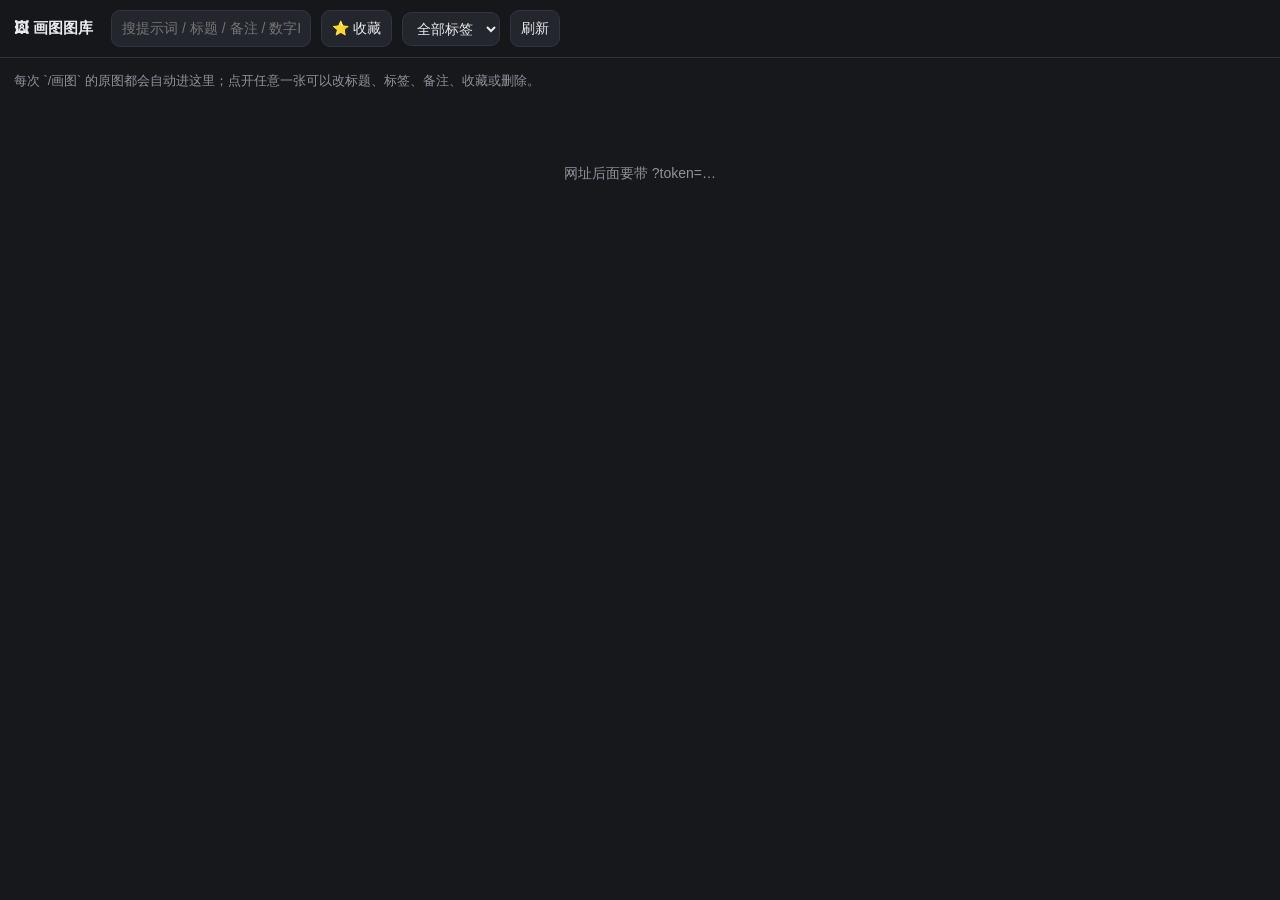
<file: server/static/drawlib.html>
<!DOCTYPE html>
<html lang="zh-CN">
<head>
<meta charset="utf-8">
<meta name="viewport" content="width=device-width, initial-scale=1, viewport-fit=cover">
<title>画图图库 · 肥鱼控制台</title>
<style>
  :root{
    --bg:#16181c; --panel:#1d2025; --card:#23262c; --hover:#2b2f36;
    --line:#31353d; --txt:#e9eaec; --sub:#8d939c;
    --accent:#4a7bff; --accent-soft:#25324f; --good:#4fbf7f; --bad:#e0605f; --warn:#e0a44f;
  }
  *{box-sizing:border-box;-webkit-tap-highlight-color:transparent}
  html,body{margin:0;height:100%}
  body{background:var(--bg);color:var(--txt);font:14px/1.5 -apple-system,"Segoe UI","PingFang SC","Microsoft Yahei",sans-serif}
  header{position:sticky;top:0;z-index:20;background:rgba(22,24,28,.94);backdrop-filter:blur(8px);
    border-bottom:1px solid var(--line);padding:10px 14px;display:flex;gap:10px;align-items:center;flex-wrap:wrap}
  header h1{font-size:15px;margin:0 8px 0 0;font-weight:600}
  header .sp{flex:1}
  input,button,select,textarea{font:inherit;color:var(--txt);background:var(--card);
    border:1px solid var(--line);border-radius:9px;padding:7px 10px;outline:none}
  input:focus,textarea:focus{border-color:var(--accent)}
  button{cursor:pointer}
  button:hover{background:var(--hover)}
  button.pri{background:var(--accent);border-color:var(--accent);color:#fff}
  button.pri:hover{filter:brightness(1.1)}
  button.danger{color:var(--bad);border-color:#4a2b2c}
  button.on{background:var(--accent-soft);border-color:var(--accent);color:#cfe0ff}
  #q{width:200px}
  .wrap{padding:14px;padding-bottom:60px}
  .meta{color:var(--sub);font-size:12.5px;margin:0 0 12px}
  .grid{display:grid;gap:12px;grid-template-columns:repeat(auto-fill,minmax(190px,1fr))}
  .card{background:var(--card);border:1px solid var(--line);border-radius:13px;overflow:hidden;
    cursor:pointer;transition:.15s;position:relative;display:flex;flex-direction:column}
  .card:hover{transform:translateY(-2px);border-color:#48505c}
  .card .th{aspect-ratio:1/1;background:#0f1114;display:flex;align-items:center;justify-content:center;overflow:hidden}
  .card .th img{width:100%;height:100%;object-fit:cover;display:block}
  .card .th .ph{color:var(--sub);font-size:12px}
  .card .in{padding:8px 9px 9px}
  .card .tt{font-size:13px;font-weight:600;white-space:nowrap;overflow:hidden;text-overflow:ellipsis}
  .card .sb{color:var(--sub);font-size:11.5px;margin-top:3px;display:flex;gap:6px;flex-wrap:wrap}
  .card .tg{display:flex;gap:4px;flex-wrap:wrap;margin-top:6px}
  .tg span{font-size:11px;background:#2b3038;color:#aeb6c2;border-radius:6px;padding:1px 6px}
  .fav{position:absolute;top:7px;right:8px;font-size:15px;filter:drop-shadow(0 1px 2px #000)}
  .empty{color:var(--sub);text-align:center;padding:60px 10px}
  /* 大图弹层 */
  #ov{position:fixed;inset:0;background:rgba(8,9,11,.9);display:none;z-index:50;overflow:auto;padding:18px}
  #ov.on{display:block}
  .sheet{max-width:1000px;margin:0 auto;background:var(--panel);border:1px solid var(--line);
    border-radius:16px;overflow:hidden;display:grid;grid-template-columns:minmax(0,1.15fr) minmax(0,1fr)}
  @media (max-width:820px){ .sheet{grid-template-columns:1fr} }
  .sheet .big{background:#0b0c0e;display:flex;align-items:center;justify-content:center;min-height:220px}
  .sheet .big img{max-width:100%;max-height:78vh;display:block}
  .side{padding:14px 16px 18px;display:flex;flex-direction:column;gap:10px}
  .side label{font-size:12px;color:var(--sub)}
  .side input,.side textarea{width:100%}
  .side textarea{min-height:74px;resize:vertical}
  .kv{font-size:12px;color:var(--sub);line-height:1.7;word-break:break-all}
  .kv b{color:#b9c0cb;font-weight:600}
  .row{display:flex;gap:8px;align-items:center}
  .row.end{justify-content:flex-end}
  #toast{position:fixed;left:50%;bottom:26px;transform:translateX(-50%);background:#2b3038;
    color:#fff;padding:9px 16px;border-radius:10px;border:1px solid var(--line);opacity:0;
    transition:.2s;pointer-events:none;z-index:99;font-size:13px}
  #toast.on{opacity:1}
  ::-webkit-scrollbar{width:10px;height:10px}
  ::-webkit-scrollbar-thumb{background:#343a43;border-radius:6px}
</style>
</head>
<body>
<header>
  <h1>🖼 画图图库</h1>
  <input id="q" placeholder="搜提示词 / 标题 / 备注 / 数字ID" oninput="debounce()">
  <button id="favBtn" onclick="toggleFav()">⭐ 收藏</button>
  <select id="tagSel" onchange="reload()"><option value="">全部标签</option></select>
  <button onclick="reload()">刷新</button>
  <span class="sp"></span>
  <span class="meta" id="cnt" style="margin:0"></span>
</header>

<div class="wrap">
  <div class="meta">每次 `/画图` 的原图都会自动进这里；点开任意一张可以改标题、标签、备注、收藏或删除。</div>
  <div class="grid" id="grid"></div>
  <div class="empty" id="empty" style="display:none"></div>
</div>

<div id="ov">
  <div class="sheet">
    <div class="big"><img id="bigImg" alt=""></div>
    <div class="side">
      <div id="kv" class="kv"></div>
      <div><label>标题</label><input id="fTitle" placeholder="给这张起个名字"></div>
      <div><label>标签（逗号分隔）</label><input id="fTags" placeholder="白毛, 泳装, 脱衣"></div>
      <div><label>备注</label><textarea id="fNote" placeholder="想记什么就写什么"></textarea></div>
      <div class="row">
        <button class="pri" onclick="save()">保存</button>
        <button id="favToggle" onclick="toggleFavCur()">⭐ 收藏</button>
        <button onclick="dl()">下载原图</button>
        <span class="sp" style="flex:1"></span>
        <button class="danger" onclick="del()">删除</button>
      </div>
      <div class="row end"><button onclick="closeOv()">关闭</button></div>
    </div>
  </div>
</div>
<div id="toast"></div>

<script>
const TOKEN = new URLSearchParams(location.search).get('token') || '';
const $ = id => document.getElementById(id);
let CUR = null, ITEMS = [], FAV_ONLY = false;
// 2026-11-11：计数和"缺缩略图重试次数"提到外面 —— 以前删一张图/加星都整页 reload()，
// 200 张图重下一遍，用户看到的就是"怎么每次删图都要重新加载"。
let LAST_ALL = 0, LAST_TOTAL = 0, THUMB_TRIES = 0;
function paintCnt(){ $('cnt').textContent = '共 ' + LAST_ALL + ' 张 / 筛出 ' + LAST_TOTAL + ' 张'; }
function cardEl(id){ return [...document.querySelectorAll('#grid .card')].find(e=>e.dataset.id===id); }
/** 只把这一张从列表里拿掉，别的格子原样不动（不重新请求、不重下缩略图）。 */
function dropCard(id){
  const el = cardEl(id);
  if(el) el.remove();
  ITEMS = ITEMS.filter(x=>x.id!==id);
  if(!ITEMS.length){ render(); }
}
/** 改标题/标签后，就地更新那一个格子。 */
function updateCard(it){
  const el = cardEl(it.id); if(!el) return;
  const t = it.title || (it.user_want || it.prompt || '').slice(0,18) || it.id;
  const tt = el.querySelector('.tt'); if(tt) tt.textContent = t;
  const tg = el.querySelector('.tg');
  if(tg) tg.innerHTML = (it.tags||[]).slice(0,4).map(x=>'<span>'+esc(x)+'</span>').join('');
}

function toast(t){ const el=$('toast'); el.textContent=t; el.classList.add('on');
  clearTimeout(el._t); el._t=setTimeout(()=>el.classList.remove('on'),1600); }
function esc(s){ return (s==null?'':String(s)).replace(/[&<>"]/g, c=>({'&':'&amp;','<':'&lt;','>':'&gt;','"':'&quot;'}[c])); }
let _dt=null; function debounce(){ clearTimeout(_dt); _dt=setTimeout(reload, 280); }

async function api(p, opt){
  const u = p + (p.includes('?')?'&':'?') + 'token=' + encodeURIComponent(TOKEN);
  const r = await fetch(u, opt || {cache:'no-store'});
  if (r.status === 401) throw new Error('token 不对');
  return r;
}

async function reload(){
  if(!TOKEN){ $('empty').style.display='block'; $('empty').textContent='网址后面要带 ?token=…'; return; }
  const q = encodeURIComponent($('q').value.trim());
  const tag = encodeURIComponent($('tagSel').value || '');
  let j;
  try{
    const r = await api('/api/drawlib?limit=200&q='+q+'&tag='+tag+(FAV_ONLY?'&fav=1':''));
    j = await r.json();
  }catch(e){ toast(e.message); return; }
  ITEMS = j.items || [];
  LAST_ALL = j.all||0; LAST_TOTAL = j.total||0;
  paintCnt();
  // 标签下拉（保留当前选择）
  const sel = $('tagSel'), cur = sel.value;
  sel.innerHTML = '<option value="">全部标签</option>' +
    (j.tags||[]).map(([t,n])=>'<option value="'+esc(t)+'">'+esc(t)+' ('+n+')</option>').join('');
  sel.value = cur;
  render();
}

function render(){
  const g = $('grid'), em = $('empty');
  if(!ITEMS.length){ g.innerHTML=''; em.style.display='block'; em.textContent='还没有画过图，或者没有匹配的。'; return; }
  em.style.display='none';
  g.innerHTML = ITEMS.map(it=>{
    const t = it.title || (it.user_want || it.prompt || '').slice(0,18) || it.id;
    const tags = (it.tags||[]).slice(0,4).map(t=>'<span>'+esc(t)+'</span>').join('');
    const th = it.have_thumb
      ? '<img loading="lazy" src="/api/drawlib/thumb?id='+encodeURIComponent(it.id)+'&token='+encodeURIComponent(TOKEN)+'">'
      : '<div class="ph">生成缩略图…</div>';
    return '<div class="card" data-id="'+esc(it.id)+'" onclick="open1(\''+esc(it.id)+'\')">'+
      (it.fav?'<div class="fav">⭐</div>':'')+
      '<div class="th">'+th+'</div><div class="in">'+
      '<div class="tt">'+esc(t)+'</div>'+
      '<div class="sb"><span>'+esc((it.at||'').slice(5,16))+'</span>'+
      (it.style?'<span>'+esc(it.style)+'</span>':'')+
      (it.nsfw?'<span style="color:#e0a44f">NSFW</span>':'')+'</div>'+
      (tags?'<div class="tg">'+tags+'</div>':'')+
      '</div></div>';
  }).join('');
  // 没缩略图的：**只给缺的那几张补图**（最多重试 3 轮），不再整页 reload
  THUMB_TRIES = 0;
  retryThumbs();
}

function retryThumbs(){
  const miss = ITEMS.filter(it=>!it.have_thumb);
  if(!miss.length || THUMB_TRIES >= 3) return;
  THUMB_TRIES++;
  setTimeout(function(){
    miss.forEach(function(it){
      const el = cardEl(it.id); if(!el) return;
      const th = el.querySelector('.th'); if(!th || !th.querySelector('.ph')) return;
      th.innerHTML = '<img loading="lazy" src="/api/drawlib/thumb?id=' +
        encodeURIComponent(it.id) + '&token=' + encodeURIComponent(TOKEN) +
        '&t=' + Date.now() + '">';
    });
    retryThumbs();
  }, 1500 * THUMB_TRIES);
}

function open1(id){
  const it = ITEMS.find(x=>x.id===id); if(!it) return;
  CUR = it;
  $('bigImg').src = '/api/drawlib/img?id='+encodeURIComponent(id)+'&token='+encodeURIComponent(TOKEN);
  $('fTitle').value = it.title || '';
  $('fTags').value = (it.tags||[]).join(', ');
  $('fNote').value = it.note || '';
  $('kv').innerHTML =
    '<b>ID</b> '+esc(it.id)+'<br>'+
    '<b>时间</b> '+esc(it.at||'')+'<br>'+
    '<b>画风</b> '+esc(it.style||'-')+' · <b>尺寸</b> '+esc(it.size||'-')+
      ' · <b>耗时</b> '+(it.cost_s?it.cost_s+'s':'-')+'<br>'+
    '<b>模型</b> '+esc(it.model||'-')+' · <b>方式</b> '+esc(it.refs_kind||'-')+
      (it.nref?'（'+it.nref+' 张参考图）':'')+'<br>'+
    '<b>画的人</b> '+esc(it.uid||'-')+' · <b>会话</b> '+esc(it.chat||'-')+'<br>'+
    '<b>提示词</b> '+esc(it.prompt||'-');
  $('favToggle').textContent = it.fav ? '⭐ 取消收藏' : '⭐ 收藏';
  $('ov').classList.add('on');
}
function closeOv(){ $('ov').classList.remove('on'); $('bigImg').src=''; CUR=null; }

async function save(){
  if(!CUR) return;
  const body = {id:CUR.id, title:$('fTitle').value, tags:$('fTags').value, note:$('fNote').value};
  const r = await api('/api/drawlib/edit', {method:'POST', headers:{'Content-Type':'application/json'},
    body: JSON.stringify(body)});
  const j = await r.json();
  toast(j.msg || (j.ok?'已保存':'失败'));
  if(j.ok){ Object.assign(CUR, j.item); updateCard(CUR); }
}

async function toggleFavCur(){
  if(!CUR) return;
  const body = {id:CUR.id, fav: !CUR.fav};
  const r = await api('/api/drawlib/edit', {method:'POST', headers:{'Content-Type':'application/json'},
    body: JSON.stringify(body)});
  const j = await r.json();
  toast(j.ok ? (body.fav?'已加星':'已取消') : j.msg);
  if(j.ok){
    CUR.fav = body.fav;
    $('favToggle').textContent = body.fav?'⭐ 取消收藏':'⭐ 收藏';
    const el = cardEl(CUR.id);
    if(el){
      const b = el.querySelector('.fav');
      if(body.fav && !b){ const d=document.createElement('div'); d.className='fav'; d.textContent='⭐'; el.appendChild(d); }
      else if(!body.fav && b){ b.remove(); }
    }
    // 在"只看收藏"里取消收藏 → 这张自然不该再出现，就地拿掉（不用重拉整页）
    if(FAV_ONLY && !body.fav){
      dropCard(CUR.id);
      LAST_TOTAL = Math.max(0, LAST_TOTAL-1);
      paintCnt();
      closeOv();
    }
  }
}

function toggleFav(){
  FAV_ONLY = !FAV_ONLY;
  $('favBtn').classList.toggle('on', FAV_ONLY);
  reload();
}

async function del(){
  if(!CUR) return;
  if(!confirm('真的删掉这张？（原图会从服务器上删掉）')) return;
  const r = await api('/api/drawlib/del', {method:'POST', headers:{'Content-Type':'application/json'},
    body: JSON.stringify({id:CUR.id})});
  const j = await r.json();
  toast(j.msg || (j.ok?'已删除':'失败'));
if(j.ok){
    dropCard(CUR.id);
    LAST_TOTAL = Math.max(0, LAST_TOTAL-1);
    LAST_ALL = Math.max(0, LAST_ALL-1);
    paintCnt();
    closeOv();
  }
}

function dl(){
  if(!CUR) return;
  location.href = '/api/drawlib/img?dl=1&id='+encodeURIComponent(CUR.id)+'&token='+encodeURIComponent(TOKEN);
}

document.addEventListener('keydown', e=>{ if(e.key==='Escape') closeOv(); });
$('ov').addEventListener('click', e=>{ if(e.target.id==='ov') closeOv(); });
reload();
</script>
</body>
</html>
</file>
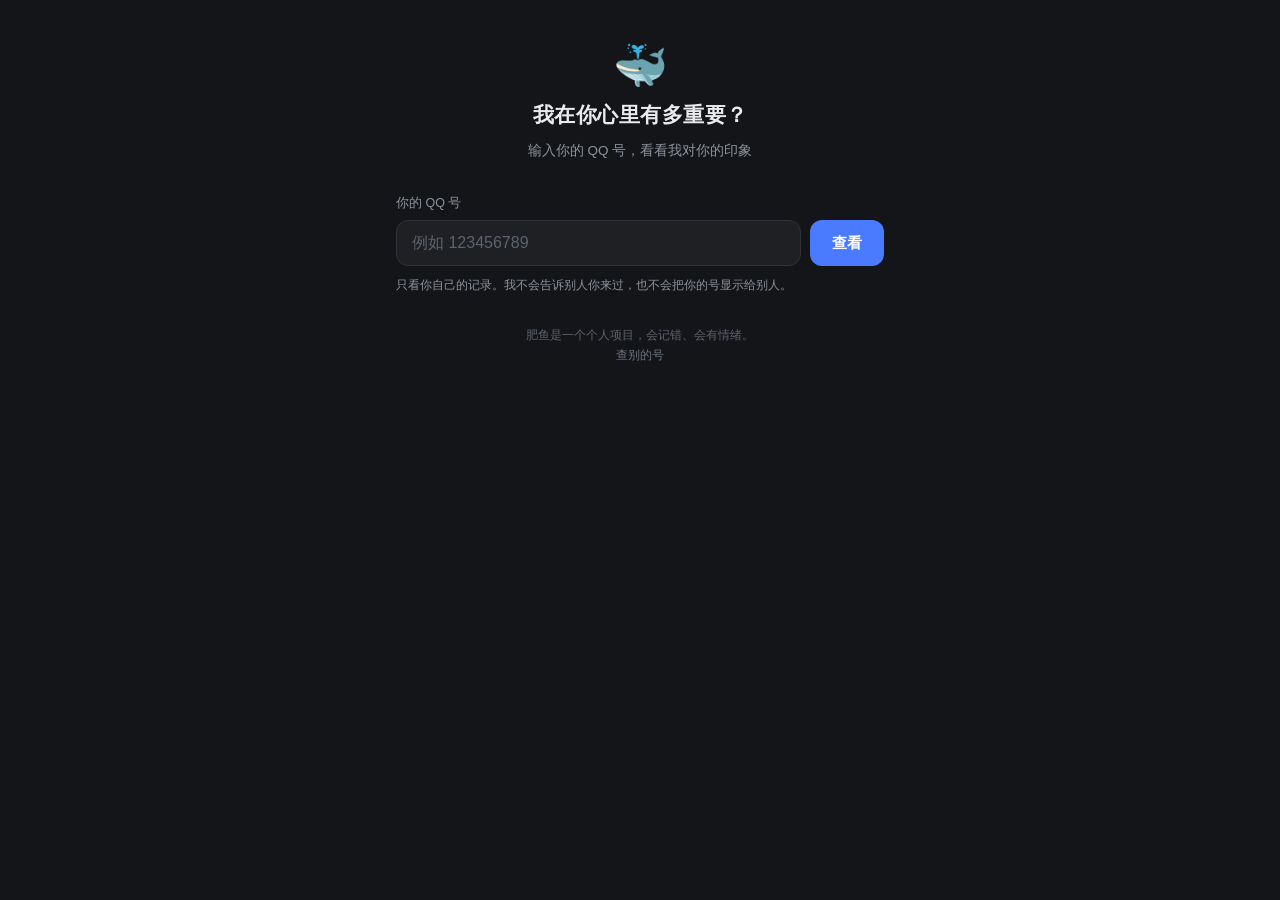
<file: server/static/me.html>
<!DOCTYPE html>
<html lang="zh-CN">
<head>
<meta charset="utf-8">
<meta name="viewport" content="width=device-width, initial-scale=1, viewport-fit=cover">
<title>我和肥鱼 · 好感度</title>
<style>
  :root{
    --bg:#141518; --card:#1e2024; --card2:#25282d; --line:#2f333a;
    --txt:#e9eaec; --sub:#8d939c; --accent:#4a7bff;
    --good:#4fbf7f; --bad:#e0605f;
  }
  *{box-sizing:border-box;-webkit-tap-highlight-color:transparent}
  body{
    margin:0;background:var(--bg);color:var(--txt);min-height:100vh;
    font:15px/1.6 -apple-system,BlinkMacSystemFont,"Segoe UI","Microsoft YaHei UI",sans-serif;
    padding:0 0 40px;
  }
  .wrap{max-width:520px;margin:0 auto;padding:0 16px}

  /* ---------- 顶部 ---------- */
  .hero{text-align:center;padding:44px 0 26px}
  .hero .em{font-size:44px;line-height:1;margin-bottom:10px}
  .hero h1{margin:0;font-size:21px;letter-spacing:.5px}
  .hero p{margin:8px 0 0;color:var(--sub);font-size:13.5px}

  /* ---------- 输入 ---------- */
  .ask{padding:6px 0 0}
  .ask label{display:block;color:var(--sub);font-size:12.5px;margin-bottom:7px}
  .row{display:flex;gap:9px}
  .row input{
    flex:1;min-width:0;padding:13px 15px;border-radius:12px;border:1px solid var(--line);
    background:var(--card);color:var(--txt);font-size:16px;outline:none;
    font-variant-numeric:tabular-nums;
  }
  .row input:focus{border-color:var(--accent)}
  .row input::placeholder{color:#5d636d}
  .row button{
    flex:0 0 auto;padding:0 22px;border-radius:12px;border:0;cursor:pointer;
    background:var(--accent);color:#fff;font-size:15px;font-weight:600;
  }
  .row button:active{opacity:.8}
  .row button:disabled{opacity:.5;cursor:default}
  .hint{margin-top:10px;color:var(--sub);font-size:12px;line-height:1.55}

  /* ---------- 结果 ---------- */
  .card{
    background:var(--card);border:1px solid var(--line);border-radius:16px;
    padding:20px;margin-top:20px;
  }
  .who{display:flex;align-items:center;gap:12px}
  .av{
    width:48px;height:48px;flex:0 0 48px;border-radius:50%;
    display:flex;align-items:center;justify-content:center;
    font-weight:700;font-size:19px;color:#fff;
  }
  .who .nm{font-size:16px;font-weight:700}
  .who .id{font-size:12px;color:var(--sub);margin-top:2px}

  .score{text-align:center;padding:22px 0 6px}
  .score .num{
    font-size:52px;font-weight:800;line-height:1;font-variant-numeric:tabular-nums;
    letter-spacing:-1px;
  }
  .score .num.pos{color:var(--good)} .score .num.neg{color:var(--bad)} .score .num.zero{color:var(--sub)}
  .score .mood{margin-top:10px;font-size:15px;color:#c8cdd6}
  .score .meta{margin-top:8px;font-size:12px;color:var(--sub)}

  /* 温度条 */
  .bar{
    height:8px;border-radius:99px;background:var(--card2);margin:18px 0 4px;
    position:relative;overflow:hidden;
  }
  .bar .fill{
    position:absolute;inset:0 auto 0 0;border-radius:99px;
    background:linear-gradient(90deg,#e0605f,#b0685f,#5f7bb0,#4fbf7f);
    transition:width .5s ease;
  }
  .bar-ends{display:flex;justify-content:space-between;color:var(--sub);font-size:11px}

  h2.sec{
    font-size:13px;color:var(--sub);font-weight:600;letter-spacing:.06em;
    margin:26px 0 10px;
  }

  /* ---------- 词云（她记住的你） ---------- */
  .cloud{display:flex;flex-wrap:wrap;gap:7px;align-items:center}
  .cloud .tg{
    padding:5px 11px;border-radius:11px;line-height:1.35;
    background:var(--card);border:1px solid var(--line);color:#cfd6e2;
    word-break:break-word;
  }
  .cloud .tg.s1{font-size:18px;font-weight:800;color:#dfe8ff;border-color:#3a4b7a;background:#212a3d}
  .cloud .tg.s2{font-size:16px;font-weight:700;color:#ffe0c8;border-color:#6b4a35;background:#2a2320}
  .cloud .tg.s3{font-size:14px;font-weight:600;color:#c8ecd9;border-color:#2f5c46;background:#1d2621}
  .cloud .tg.s4{font-size:13px;color:#d8d2ef;border-color:#463a6b;background:#232033}
  .cloud .tg.s5{font-size:12px;color:#aeb6c2}
  .log{display:flex;flex-direction:column;gap:1px}
  .it{
    display:flex;gap:10px;align-items:baseline;padding:9px 12px;
    background:var(--card);border-radius:10px;
  }
  .it .dl{
    flex:0 0 40px;text-align:right;font-weight:700;font-size:14px;
    font-variant-numeric:tabular-nums;
  }
  .it .dl.up{color:var(--good)} .it .dl.dn{color:var(--bad)}
  .it .tx{flex:1;min-width:0;font-size:13.5px;color:#cdd2da;word-break:break-word}
  .it .tm{flex:0 0 auto;font-size:11px;color:var(--sub)}
  .it .kbd{
    flex:0 0 auto;font-size:10.5px;color:var(--sub);border:1px solid var(--line);
    border-radius:5px;padding:0 5px;line-height:16px;
  }
  .none{
    padding:22px;text-align:center;color:var(--sub);font-size:13px;
    background:var(--card);border-radius:12px;
  }

  .err{
    margin-top:16px;padding:14px 16px;border-radius:12px;
    background:#3a2325;border:1px solid #5a2f32;color:#f0b6b5;font-size:13.5px;
  }
  .foot{text-align:center;color:#5d636d;font-size:11.5px;margin-top:30px;line-height:1.8}
  .foot a{color:#6d7480;text-decoration:none}
  .loading{text-align:center;color:var(--sub);font-size:13px;padding:26px}
</style>
</head>
<body>
<div class="wrap">
  <div class="hero">
    <div class="em">🐳</div>
    <h1>我在你心里有多重要？</h1>
    <p>输入你的 QQ 号，看看我对你的印象</p>
  </div>

  <div class="ask" id="askBox">
    <label for="qq">你的 QQ 号</label>
    <div class="row">
      <input id="qq" type="tel" inputmode="numeric" maxlength="12"
             placeholder="例如 123456789" autocomplete="off">
      <button id="go">查看</button>
    </div>
    <div class="hint">
      只看你自己的记录。我不会告诉别人你来过，也不会把你的号显示给别人。
    </div>
  </div>

  <div id="out"></div>

  <div class="foot">
    肥鱼是一个个人项目，会记错、会有情绪。<br>
    <a href="#" id="again">查别的号</a>
  </div>
</div>

<script>
const $ = id => document.getElementById(id);
const esc = s => (s==null?'':String(s)).replace(/[&<>"]/g, c => ({'&':'&amp;','<':'&lt;','>':'&gt;','"':'&quot;'}[c]));
const AVA = ['#3f6aef','#4caf50','#f57c00','#9c27b0','#e91e63','#00acc1','#7e57c2','#2e9e8f'];
function colorOf(key){
  let h = 0;
  for (const ch of String(key||'')) h = (h*31 + ch.codePointAt(0)) & 0x7fffffff;
  return AVA[h % AVA.length];
}
function initial(name, fb){
  const s = (name || fb || '?').trim();
  return s ? Array.from(s)[0] : '?';
}
function affClass(v){ return v > 0 ? 'pos' : (v < 0 ? 'neg' : 'zero'); }

// 分值 → 温度条百分比（-255..256 映射到 0..100%）
function tempPct(v){
  const MN = -255, MX = 256;
  const p = (v - MN) / (MX - MN) * 100;
  return Math.max(2, Math.min(100, p));
}

const out = $('out');
const qqInput = $('qq');
const goBtn = $('go');

function showErr(msg){
  out.innerHTML = `<div class="err">${esc(msg)}</div>`;
}

function render(d){
  const v = Number(d.aff) || 0;
  const cls = affClass(v);
  const sign = v > 0 ? '+' + v : String(v);
  const logs = Array.isArray(d.log) ? d.log : [];
  const tags = Array.isArray(d.tags) ? d.tags.filter(t => t && String(t).trim()).slice(0, 9) : [];
  const cloud = tags.length
    ? tags.map((t, i) => `<span class="tg s${(i % 5) + 1}">${esc(t)}</span>`).join('')
    : '<div class="none">还没攒够印象…多来找我聊聊天吧</div>';
  const list = logs.length ? logs.map(x => {
    const dv = Number(x.d) || 0;
    const c = dv > 0 ? 'up' : (dv < 0 ? 'dn' : '');
    const s = dv > 0 ? '+' + dv : String(dv);
    const kind = x.k && x.k !== '投喂' ? `<span class="kbd">${esc(x.k)}</span>` : '';
    return `<div class="it">
      <span class="dl ${c}">${s}</span>
      ${kind}
      <span class="tx">${esc(x.r || '')}</span>
      <span class="tm">${esc(x.t || '')}</span>
    </div>`;
  }).join('') : '<div class="none">还没有影响好感度的发言。<br>多来找我聊天试试？</div>';

  out.innerHTML = `
    <div class="card">
      <div class="who">
        <div class="av" style="background:${colorOf(d.qq)}">${esc(initial(d.name, d.qq))}</div>
        <div>
          <div class="nm">${esc(d.name)}</div>
          <div class="id">${esc(d.qq)}</div>
        </div>
      </div>
      <div class="score">
        <div class="num ${cls}">${sign}</div>
        <div class="mood">${esc(d.mood || '')}</div>
        <div class="meta">${d.count ? `跟我聊过 ${d.count} 条` : ''}${d.last ? ` · 最近 ${esc(d.last)}` : ''}</div>
      </div>
      <div class="bar"><div class="fill" style="width:${tempPct(v)}%"></div></div>
      <div class="bar-ends"><span>很不待见</span><span>黏到不行</span></div>
    </div>
    <h2 class="sec">她记住的你${tags.length ? `（${tags.length} 个印象）` : ''}</h2>
    <div class="cloud">${cloud}</div>
    <h2 class="sec">影响我对你印象的话${logs.length ? `（最近 ${logs.length} 条）` : ''}</h2>
    <div class="log">${list}</div>
  `;
}

async function query(qq){
  qq = (qq || '').trim();
  if (!/^\d{5,12}$/.test(qq)) { showErr('QQ 号应该是 5~12 位数字'); return; }
  goBtn.disabled = true;
  out.innerHTML = '<div class="loading">查一下…</div>';
  try {
    const r = await fetch('/api/me?qq=' + encodeURIComponent(qq), { cache: 'no-store' });
    const d = await r.json().catch(() => ({}));
    if (!r.ok || !d.ok) { showErr(d.msg || '没查到，换个号试试'); return; }
    render(d);
    // 记一下，下次打开直接显示（只存在自己手机上）
    try { localStorage.setItem('fish_qq', qq); } catch(e){}
    history.replaceState(null, '', '?qq=' + encodeURIComponent(qq));
  } catch (e) {
    showErr('网络不太好，再试一次？');
  } finally {
    goBtn.disabled = false;
  }
}

$('go').addEventListener('click', () => query(qqInput.value));
qqInput.addEventListener('keydown', e => { if (e.key === 'Enter') query(qqInput.value); });
$('again').addEventListener('click', e => {
  e.preventDefault();
  out.innerHTML = '';
  qqInput.value = '';
  history.replaceState(null, '', location.pathname);
  qqInput.focus();
});

// 打开时：URL 带 qq 就直接查；否则填上次的号但不自动查
(function init(){
  const fromUrl = new URLSearchParams(location.search).get('qq');
  if (fromUrl) { qqInput.value = fromUrl; query(fromUrl); return; }
  try {
    const saved = localStorage.getItem('fish_qq');
    if (saved) qqInput.value = saved;
  } catch(e){}
})();
</script>
</body>
</html>
</file>
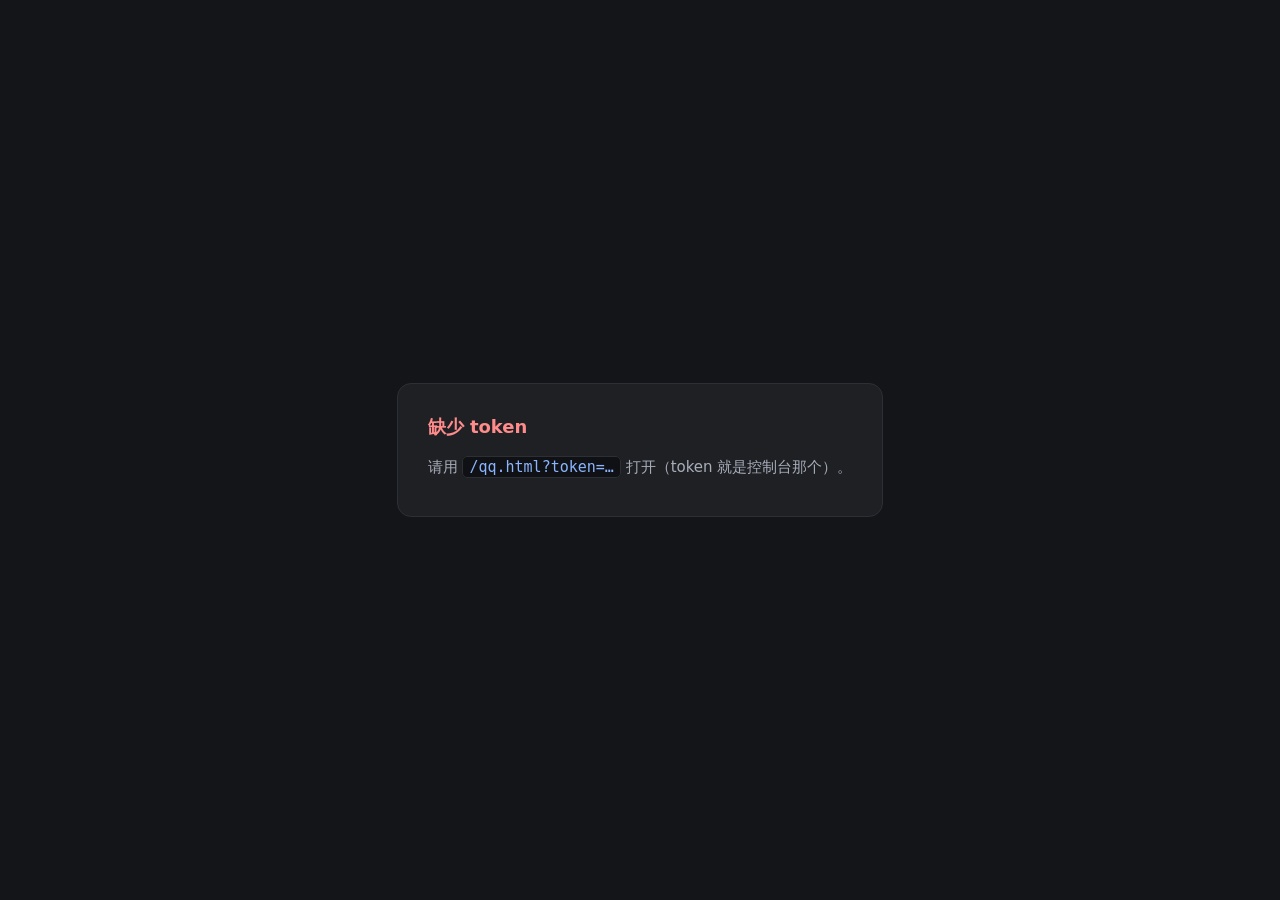
<file: server/static/qq.html>
<!doctype html>
<html lang="zh-CN">
<head>
<meta charset="utf-8">
<meta name="viewport" content="width=device-width,initial-scale=1">
<title>Web QQ · 肥鱼的聊天窗口</title>
<style>
  body{margin:0;min-height:100vh;display:flex;align-items:center;justify-content:center;
       background:#141518;color:#e6e8ee;font:15px/1.7 -apple-system,"Segoe UI",system-ui,"Microsoft YaHei",sans-serif}
  .box{max-width:520px;padding:28px 30px;background:#1e2024;border:1px solid #2c2f36;border-radius:14px}
  h1{font-size:18px;margin:0 0 12px}
  p{margin:8px 0;color:#a8adba}
  code{background:#0f1114;border:1px solid #2c2f36;border-radius:5px;padding:1px 6px;color:#8ab4ff}
  .go{display:inline-block;margin-top:14px;padding:9px 18px;background:#4a7bff;color:#fff;
      border-radius:8px;text-decoration:none;font-weight:600}
  .err{color:#ff8b8b}
</style>
</head>
<body>
<div class="box" id="box">
  <h1>正在打开 Web QQ…</h1>
  <p>Stapxs QQ Lite 2.0（MIT 开源）· 直连本机 OneBot</p>
</div>
<script>
(function () {
  var box = document.getElementById('box');
  var q = new URLSearchParams(location.search);
  var token = (q.get('token') || '').trim();
  if (!token) {
    box.innerHTML = '<h1 class="err">缺少 token</h1>' +
      '<p>请用 <code>/qq.html?token=…</code> 打开（token 就是控制台那个）。</p>';
    return;
  }
  // Stapxs 把所有设置塞在 localStorage 的 options 里，格式是 key:encodeURIComponent(值)&…
  // 注意：它的 load() 用 split(':') 且要求恰好两段，所以地址里的冒号必须编码成 %3A。
  var addr = location.host + '/qqws';
  var opts = [
    'address:' + encodeURIComponent(addr),
    'save_password:' + encodeURIComponent(token),
    'auto_connect:true',
    'opt_dark:false',
    'language:zh-CN'
  ].join('&') + '&';
  try {
    localStorage.setItem('options', opts);
  } catch (e) {
    box.innerHTML = '<h1 class="err">浏览器不让写 localStorage</h1><p>' + e + '</p>';
    return;
  }
  box.innerHTML = '<h1>正在连接…</h1><p>地址 <code>' + addr + '</code></p>' +
    '<p>如果 2 秒后没跳转，<a class="go" href="/Stapxs-QQ-Lite-2.0/">手动打开</a></p>';
  location.replace('/Stapxs-QQ-Lite-2.0/');
})();
</script>
</body>
</html>
</file>
